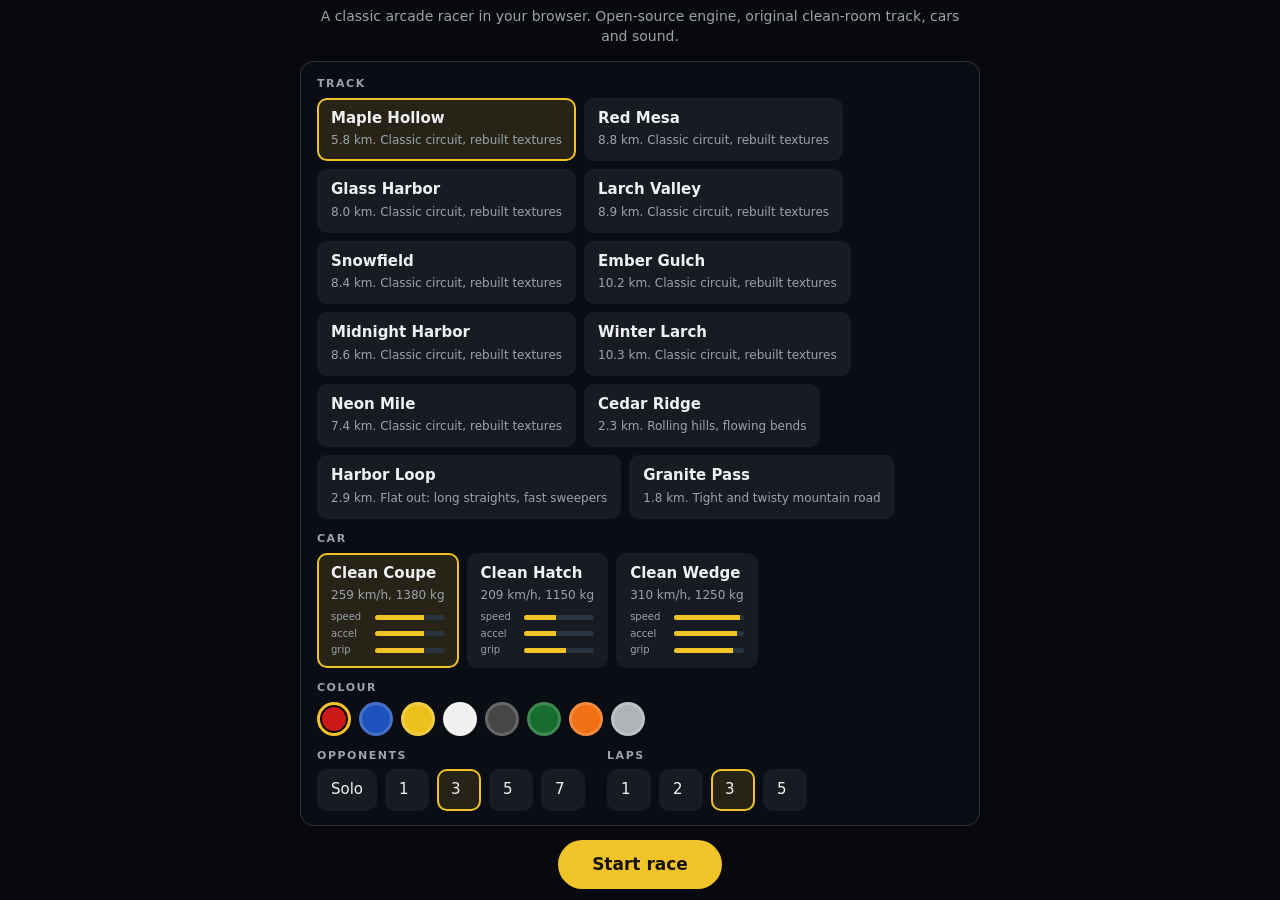
<file: index.html>
<!doctype html>
<html lang="en">
<head>
<meta charset="utf-8">
<meta name="viewport" content="width=device-width, initial-scale=1, maximum-scale=1, user-scalable=no, viewport-fit=cover">
<meta name="description" content="Open Road: a classic arcade racer in the browser. Open-source engine, original clean-room track, cars and sound.">
<title>Open Road: clean-room racer</title>
<link rel="icon" href="data:image/svg+xml,%3Csvg xmlns='http://www.w3.org/2000/svg' viewBox='0 0 32 32'%3E%3Crect width='32' height='32' rx='6' fill='%23f0c428'/%3E%3Cpath d='M6 24 L13 8 h4 l-3 7 h8 l-7 9 2-6 h-6z' fill='%2317130a'/%3E%3C/svg%3E">
<link rel="stylesheet" href="style.css">
</head>
<body>
<div id="stage">
  <canvas id="canvas" tabindex="0" oncontextmenu="event.preventDefault()"></canvas>

  <!-- Race HUD: filled by game.js from the engine's telemetry -->
  <div id="hud" class="hidden">
    <div class="hud-box" id="hud-pos"><span class="label">POS</span><b id="pos">1</b><small id="pos-of">/1</small></div>
    <div class="hud-box" id="hud-lap"><span class="label">LAP</span><b id="lap">1</b><small id="lap-of">/3</small></div>
    <div class="hud-box" id="hud-time">
      <div><span class="label">TIME</span><b id="time">0:00.00</b></div>
      <div><span class="label">LAP</span><span id="laptime">0:00.00</span></div>
      <div><span class="label">BEST</span><span id="best">-:--.--</span></div>
    </div>
    <div id="hud-speed">
      <div id="rev"><i id="rev-fill"></i></div>
      <div class="speed-row"><b id="speed">0</b><small>km/h</small><span id="gear">N</span></div>
    </div>
    <div id="banner" class="hidden"></div>
    <div id="notice" class="hidden"></div>
  </div>

  <!-- Touch controls (shown on touch screens) -->
  <div id="touch" class="hidden">
    <button class="tbtn" id="t-left" data-bit="left" aria-label="steer left">&#9664;</button>
    <button class="tbtn" id="t-right" data-bit="right" aria-label="steer right">&#9654;</button>
    <button class="tbtn" id="t-brake" data-bit="brake" aria-label="brake">BRAKE</button>
    <button class="tbtn" id="t-gas" data-bit="accel" aria-label="accelerate">GAS</button>
    <button class="tbtn small" id="t-reset" data-bit="reset" aria-label="back on track">&#8634;</button>
    <button class="tbtn small" id="t-cam" data-bit="camera" aria-label="camera">CAM</button>
  </div>
  <div id="topbar" class="hidden">
    <button id="btn-menu" aria-label="menu">&#9776;</button>
    <button id="btn-sound" aria-label="sound">&#9834;</button>
    <button id="btn-full" aria-label="fullscreen">&#9974;</button>
  </div>

  <!-- Results -->
  <div id="results" class="overlay hidden">
    <h2 id="results-title">FINISH</h2>
    <table id="results-table"></table>
    <div class="row">
      <button class="go" id="again">Race again</button>
      <button class="ghost" id="to-menu">Change car</button>
    </div>
  </div>

  <!-- Menu -->
  <div id="menu" class="overlay">
    <h1>OPEN <span>ROAD</span></h1>
    <p class="tag">A classic arcade racer in your browser. Open-source engine, original clean-room track, cars and sound.</p>
    <div class="panel">
      <div class="field"><span class="label">TRACK</span><div id="tracks" class="choices"></div></div>
      <div class="field"><span class="label">CAR</span><div id="cars" class="choices"></div></div>
      <div class="field"><span class="label">COLOUR</span><div id="colours" class="choices"></div></div>
      <div class="field two">
        <div><span class="label">OPPONENTS</span><div id="opponents" class="choices"></div></div>
        <div><span class="label">LAPS</span><div id="laps" class="choices"></div></div>
      </div>
    </div>
    <button class="go" id="go">Start race</button>
    <button class="ghost hidden" id="resume">Back to race</button>
    <p class="keys"><kbd>W</kbd>/<kbd>&uarr;</kbd> accelerate &nbsp; <kbd>S</kbd>/<kbd>&darr;</kbd> brake, reverse &nbsp; <kbd>A</kbd> <kbd>D</kbd>/<kbd>&larr;</kbd> <kbd>&rarr;</kbd> steer &nbsp; <kbd>Space</kbd> handbrake<br>
       <kbd>R</kbd> back on track &nbsp; <kbd>C</kbd> camera &nbsp; <kbd>L</kbd> lights &nbsp; <kbd>M</kbd> sound &nbsp; <kbd>Esc</kbd> menu &nbsp; gamepad and touch work too</p>
    <p class="credit"><a href="credits.html" target="_blank" rel="noopener">credits and licences</a></p>
  </div>

  <div id="loading" class="overlay hidden">
    <h1>OPEN <span>ROAD</span></h1>
    <div id="bar"><i></i></div>
    <div id="status">Loading</div>
    <div id="err"></div>
  </div>
</div>
<script src="audio.js"></script>
<script src="game.js"></script>
</body>
</html>
</file>
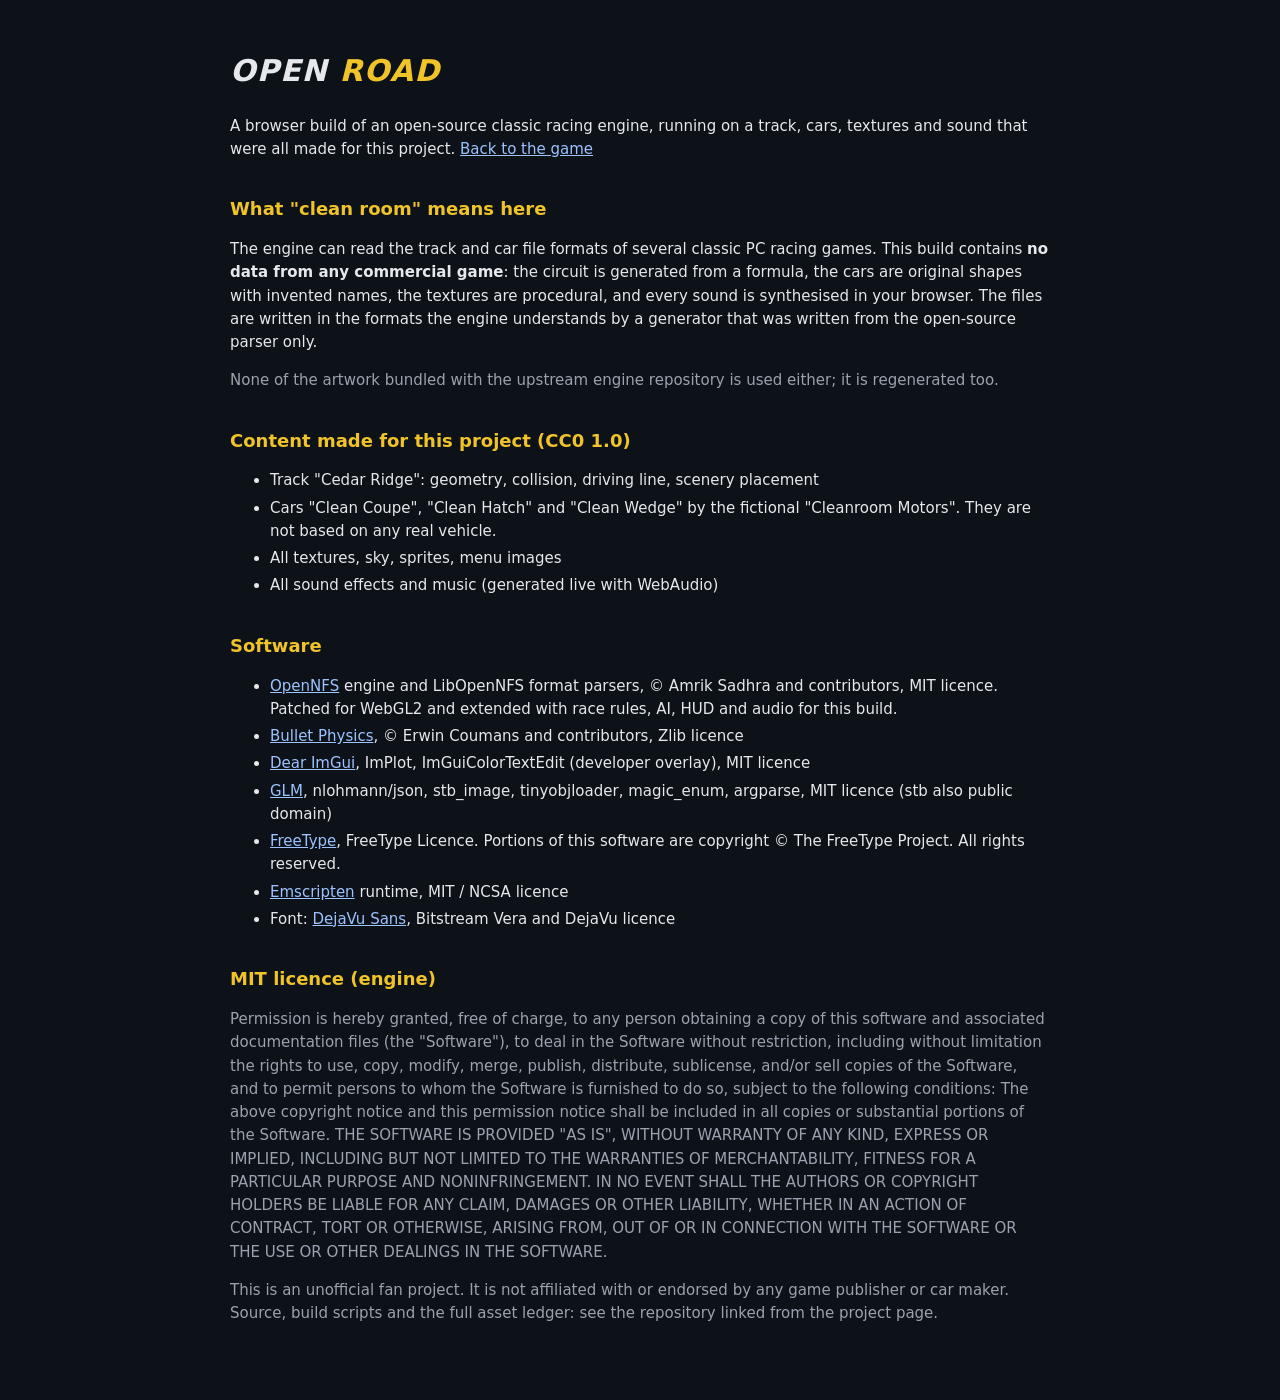
<file: credits.html>
<!doctype html>
<html lang="en">
<head>
<meta charset="utf-8">
<meta name="viewport" content="width=device-width, initial-scale=1">
<title>Open Road: credits and licences</title>
<style>
  body { margin: 0; background: #0d1118; color: #e6e8eb; font: 15px/1.55 system-ui, -apple-system, "Segoe UI", Roboto, sans-serif; }
  main { max-width: 820px; margin: 0 auto; padding: 28px 18px 60px; }
  h1 { font-style: italic; letter-spacing: .04em; } h1 span { color: #f0c428; }
  h2 { margin-top: 34px; color: #f0c428; font-size: 18px; }
  a { color: #9cc3ff; } li { margin: 4px 0; } code { background: #1a212c; padding: 1px 5px; border-radius: 4px; }
  .dim { color: #9aa3ad; }
</style>
</head>
<body>
<main>
<h1>OPEN <span>ROAD</span></h1>
<p>A browser build of an open-source classic racing engine, running on a track, cars, textures and sound that were all
made for this project. <a href="index.html">Back to the game</a></p>

<h2>What "clean room" means here</h2>
<p>The engine can read the track and car file formats of several classic PC racing games. This build contains
<b>no data from any commercial game</b>: the circuit is generated from a formula, the cars are original shapes with invented
names, the textures are procedural, and every sound is synthesised in your browser. The files are written in the formats the
engine understands by a generator that was written from the open-source parser only.</p>
<p class="dim">None of the artwork bundled with the upstream engine repository is used either; it is regenerated too.</p>

<h2>Content made for this project (CC0 1.0)</h2>
<ul>
  <li>Track "Cedar Ridge": geometry, collision, driving line, scenery placement</li>
  <li>Cars "Clean Coupe", "Clean Hatch" and "Clean Wedge" by the fictional "Cleanroom Motors". They are not based on any real vehicle.</li>
  <li>All textures, sky, sprites, menu images</li>
  <li>All sound effects and music (generated live with WebAudio)</li>
</ul>

<h2>Software</h2>
<ul>
  <li><a href="https://github.com/OpenNFS/OpenNFS">OpenNFS</a> engine and LibOpenNFS format parsers, &copy; Amrik Sadhra and contributors, MIT licence. Patched for WebGL2 and extended with race rules, AI, HUD and audio for this build.</li>
  <li><a href="https://github.com/bulletphysics/bullet3">Bullet Physics</a>, &copy; Erwin Coumans and contributors, Zlib licence</li>
  <li><a href="https://github.com/ocornut/imgui">Dear ImGui</a>, ImPlot, ImGuiColorTextEdit (developer overlay), MIT licence</li>
  <li><a href="https://github.com/g-truc/glm">GLM</a>, nlohmann/json, stb_image, tinyobjloader, magic_enum, argparse, MIT licence (stb also public domain)</li>
  <li><a href="https://freetype.org">FreeType</a>, FreeType Licence. Portions of this software are copyright &copy; The FreeType Project. All rights reserved.</li>
  <li><a href="https://emscripten.org">Emscripten</a> runtime, MIT / NCSA licence</li>
  <li>Font: <a href="https://dejavu-fonts.github.io/">DejaVu Sans</a>, Bitstream Vera and DejaVu licence</li>
</ul>

<h2>MIT licence (engine)</h2>
<p class="dim">Permission is hereby granted, free of charge, to any person obtaining a copy of this software and associated documentation
files (the "Software"), to deal in the Software without restriction, including without limitation the rights to use, copy, modify,
merge, publish, distribute, sublicense, and/or sell copies of the Software, and to permit persons to whom the Software is furnished
to do so, subject to the following conditions: The above copyright notice and this permission notice shall be included in all copies
or substantial portions of the Software. THE SOFTWARE IS PROVIDED "AS IS", WITHOUT WARRANTY OF ANY KIND, EXPRESS OR IMPLIED,
INCLUDING BUT NOT LIMITED TO THE WARRANTIES OF MERCHANTABILITY, FITNESS FOR A PARTICULAR PURPOSE AND NONINFRINGEMENT. IN NO EVENT
SHALL THE AUTHORS OR COPYRIGHT HOLDERS BE LIABLE FOR ANY CLAIM, DAMAGES OR OTHER LIABILITY, WHETHER IN AN ACTION OF CONTRACT, TORT
OR OTHERWISE, ARISING FROM, OUT OF OR IN CONNECTION WITH THE SOFTWARE OR THE USE OR OTHER DEALINGS IN THE SOFTWARE.</p>

<p class="dim">This is an unofficial fan project. It is not affiliated with or endorsed by any game publisher or car maker.
Source, build scripts and the full asset ledger: see the repository linked from the project page.</p>
</main>
</body>
</html>
</file>
<file: style.css>
:root { --bg: #0d1118; --fg: #eef0f2; --dim: #9aa3ad; --accent: #f0c428; --panel: rgba(13, 17, 24, .72); --line: rgba(255, 255, 255, .14); }
* { box-sizing: border-box; }
html, body { margin: 0; height: 100%; background: var(--bg); color: var(--fg); overflow: hidden;
  font: 15px/1.45 system-ui, -apple-system, "Segoe UI", Roboto, sans-serif; touch-action: none;
  user-select: none; -webkit-user-select: none; -webkit-tap-highlight-color: transparent; }
#stage { position: fixed; inset: 0; }
canvas { position: absolute; inset: 0; width: 100%; height: 100%; display: block; background: #000; outline: none; }
.hidden { display: none !important; }
button { font: inherit; color: inherit; }
kbd { border: 1px solid #5b6470; border-bottom-width: 2px; border-radius: 4px; padding: 0 6px; font: 12px ui-monospace, monospace; color: var(--fg); }
a { color: var(--dim); }

/* overlays */
.overlay { position: absolute; inset: 0; display: flex; flex-direction: column; gap: 14px; align-items: center; justify-content: center;
  background: rgba(8, 10, 14, .9); text-align: center; padding: 18px; z-index: 20; overflow-y: auto; }
.overlay h1 { margin: 0; font-size: clamp(30px, 6vw, 54px); letter-spacing: .06em; font-weight: 900; font-style: italic; }
.overlay h1 span, .overlay h2 { color: var(--accent); }
.overlay h2 { margin: 0; font-size: 34px; letter-spacing: .08em; font-style: italic; }
.overlay p { margin: 0; color: var(--dim); max-width: 660px; }
.overlay .tag { font-size: 14px; }
.overlay .keys { font-size: 13px; line-height: 2; }
.overlay .credit { font-size: 12px; }
.go { background: var(--accent); color: #17130a; font-weight: 800; border-radius: 999px; padding: 12px 34px; font-size: 17px; cursor: pointer; border: 0; }
.go:active { transform: scale(.97); }
.ghost { background: transparent; border: 1px solid var(--line); border-radius: 999px; padding: 10px 24px; cursor: pointer; }
.row { display: flex; gap: 12px; flex-wrap: wrap; justify-content: center; }
#results { background: rgba(8, 10, 14, .72); }
#results table { border-collapse: collapse; min-width: min(460px, 86vw); font-variant-numeric: tabular-nums; }
#results td { padding: 6px 12px; border-bottom: 1px solid var(--line); text-align: left; }
#results td.num { text-align: right; }
#results tr.me td { color: var(--accent); font-weight: 700; }

.panel { background: var(--panel); border: 1px solid var(--line); border-radius: 14px; padding: 14px 16px; width: min(680px, 94vw);
  display: flex; flex-direction: column; gap: 12px; }
.field { display: flex; flex-direction: column; gap: 6px; align-items: flex-start; }
.field.two { flex-direction: row; gap: 22px; flex-wrap: wrap; }
.field.two > div { display: flex; flex-direction: column; gap: 6px; align-items: flex-start; }
.label { font-size: 11px; letter-spacing: .14em; color: var(--dim); font-weight: 700; }
.choices { display: flex; gap: 8px; flex-wrap: wrap; }
.choice { background: rgba(255, 255, 255, .06); border: 2px solid transparent; border-radius: 10px; padding: 8px 12px; cursor: pointer; text-align: left; min-width: 44px; }
.choice.sel { border-color: var(--accent); background: rgba(240, 196, 40, .12); }
.choice b { display: block; font-size: 15px; }
.choice small { color: var(--dim); font-size: 12px; }
.choice .bars { display: grid; grid-template-columns: auto 70px; gap: 2px 8px; margin-top: 4px; font-size: 10px; color: var(--dim); align-items: center; }
.choice .bars i { display: block; height: 5px; background: #2a3340; border-radius: 3px; overflow: hidden; }
.choice .bars i u { display: block; height: 100%; background: var(--accent); }
.swatch { width: 34px; height: 34px; border-radius: 50%; padding: 0; min-width: 0; border: 3px solid rgba(255, 255, 255, .18); }
.swatch.sel { border-color: var(--accent); box-shadow: 0 0 0 2px #000 inset; }

#bar { width: min(420px, 70vw); height: 8px; background: #232a35; border-radius: 4px; overflow: hidden; }
#bar i { display: block; height: 100%; width: 0; background: var(--accent); transition: width .15s; }
#status { color: var(--dim); font-size: 13px; min-height: 1.4em; }
#err { color: #ff8d7a; white-space: pre-wrap; max-width: 760px; font: 12px ui-monospace, monospace; user-select: text; -webkit-user-select: text; }

/* HUD */
#hud { position: absolute; inset: 0; pointer-events: none; z-index: 5; font-variant-numeric: tabular-nums;
  padding: max(10px, env(safe-area-inset-top)) max(12px, env(safe-area-inset-right)) max(10px, env(safe-area-inset-bottom)) max(12px, env(safe-area-inset-left)); }
.hud-box { position: absolute; background: var(--panel); border: 1px solid var(--line); border-radius: 10px; padding: 6px 12px; line-height: 1.15; }
.hud-box b { font-size: 34px; font-weight: 900; font-style: italic; }
.hud-box small { color: var(--dim); font-size: 16px; margin-left: 2px; }
.hud-box .label { display: inline-block; min-width: 42px; }
#hud-pos { left: 12px; top: 12px; }
#hud-pos .label, #hud-lap .label { display: block; }
#hud-lap { left: 112px; top: 12px; }
#hud-time { right: 12px; top: 12px; text-align: right; font-size: 15px; min-width: 168px; }
#hud-time b { font-size: 22px; }
#hud-speed { position: absolute; right: 14px; bottom: 14px; text-align: right; background: var(--panel); border: 1px solid var(--line);
  border-radius: 12px; padding: 8px 14px 6px; min-width: 190px; }
#hud-speed b { font-size: 46px; font-weight: 900; font-style: italic; line-height: 1; }
#hud-speed small { color: var(--dim); margin: 0 10px 0 4px; }
#gear { display: inline-block; min-width: 30px; text-align: center; font-size: 26px; font-weight: 900; color: var(--accent); }
#rev { height: 8px; background: #232a35; border-radius: 4px; overflow: hidden; margin-bottom: 6px; }
#rev-fill { display: block; height: 100%; width: 0; background: linear-gradient(90deg, #4bc26a 0 60%, #f0c428 60% 85%, #ef4a3a 85%); background-size: 190px 100%; }
#banner { position: absolute; left: 0; right: 0; top: 26%; text-align: center; font-size: clamp(60px, 16vw, 150px); font-weight: 900; font-style: italic;
  color: var(--accent); text-shadow: 0 4px 0 #000, 0 0 28px rgba(0, 0, 0, .7); letter-spacing: .04em; }
#notice { position: absolute; left: 50%; top: 14%; transform: translateX(-50%); background: #c8281e; color: #fff; font-weight: 900; letter-spacing: .12em;
  padding: 6px 18px; border-radius: 8px; font-size: 20px; }

/* top bar and touch */
#topbar { position: absolute; left: 50%; top: max(8px, env(safe-area-inset-top)); transform: translateX(-50%); display: flex; gap: 8px; z-index: 12; }
#topbar button { width: 40px; height: 40px; border-radius: 50%; background: var(--panel); border: 1px solid var(--line); cursor: pointer; font-size: 18px; opacity: .8; }
#topbar button.off { opacity: .35; }
#touch { position: absolute; inset: 0; z-index: 10; pointer-events: none; }
.tbtn { position: absolute; pointer-events: auto; background: rgba(13, 17, 24, .42); border: 2px solid rgba(255, 255, 255, .28); border-radius: 18px;
  font-weight: 800; font-size: 20px; width: 86px; height: 86px; touch-action: none; }
.tbtn.on { background: rgba(240, 196, 40, .45); }
.tbtn.small { width: 56px; height: 56px; font-size: 15px; border-radius: 50%; }
#t-left { left: max(14px, env(safe-area-inset-left)); bottom: 86px; }
#t-right { left: calc(max(14px, env(safe-area-inset-left)) + 100px); bottom: 86px; }
#t-gas { right: max(14px, env(safe-area-inset-right)); bottom: 96px; height: 120px; }
#t-brake { right: calc(max(14px, env(safe-area-inset-right)) + 100px); bottom: 96px; }
#t-reset { left: max(14px, env(safe-area-inset-left)); bottom: 190px; }
#t-cam { left: calc(max(14px, env(safe-area-inset-left)) + 70px); bottom: 190px; }
@media (max-height: 520px) {
  .hud-box b { font-size: 24px; }
  #hud-speed b { font-size: 34px; }
  #hud-speed { bottom: 8px; min-width: 150px; }
  .tbtn { width: 74px; height: 74px; }
  #t-left, #t-right { bottom: 20px; }
  #t-right { left: calc(max(14px, env(safe-area-inset-left)) + 88px); }
  #t-gas { bottom: 70px; height: 96px; }
  #t-brake { bottom: 70px; right: calc(max(14px, env(safe-area-inset-right)) + 88px); }
  #t-reset, #t-cam { bottom: 108px; }
  .overlay { justify-content: flex-start; gap: 8px; }
  .overlay .keys { display: none; }
}
/* touch screens: the speedometer moves to the bottom centre, clear of the pedals */
.touch-on #hud-speed { right: auto; left: 50%; transform: translateX(-50%); bottom: 8px; min-width: 150px; padding: 5px 12px 4px; }
.touch-on #hud-speed b { font-size: 32px; }
</file>
